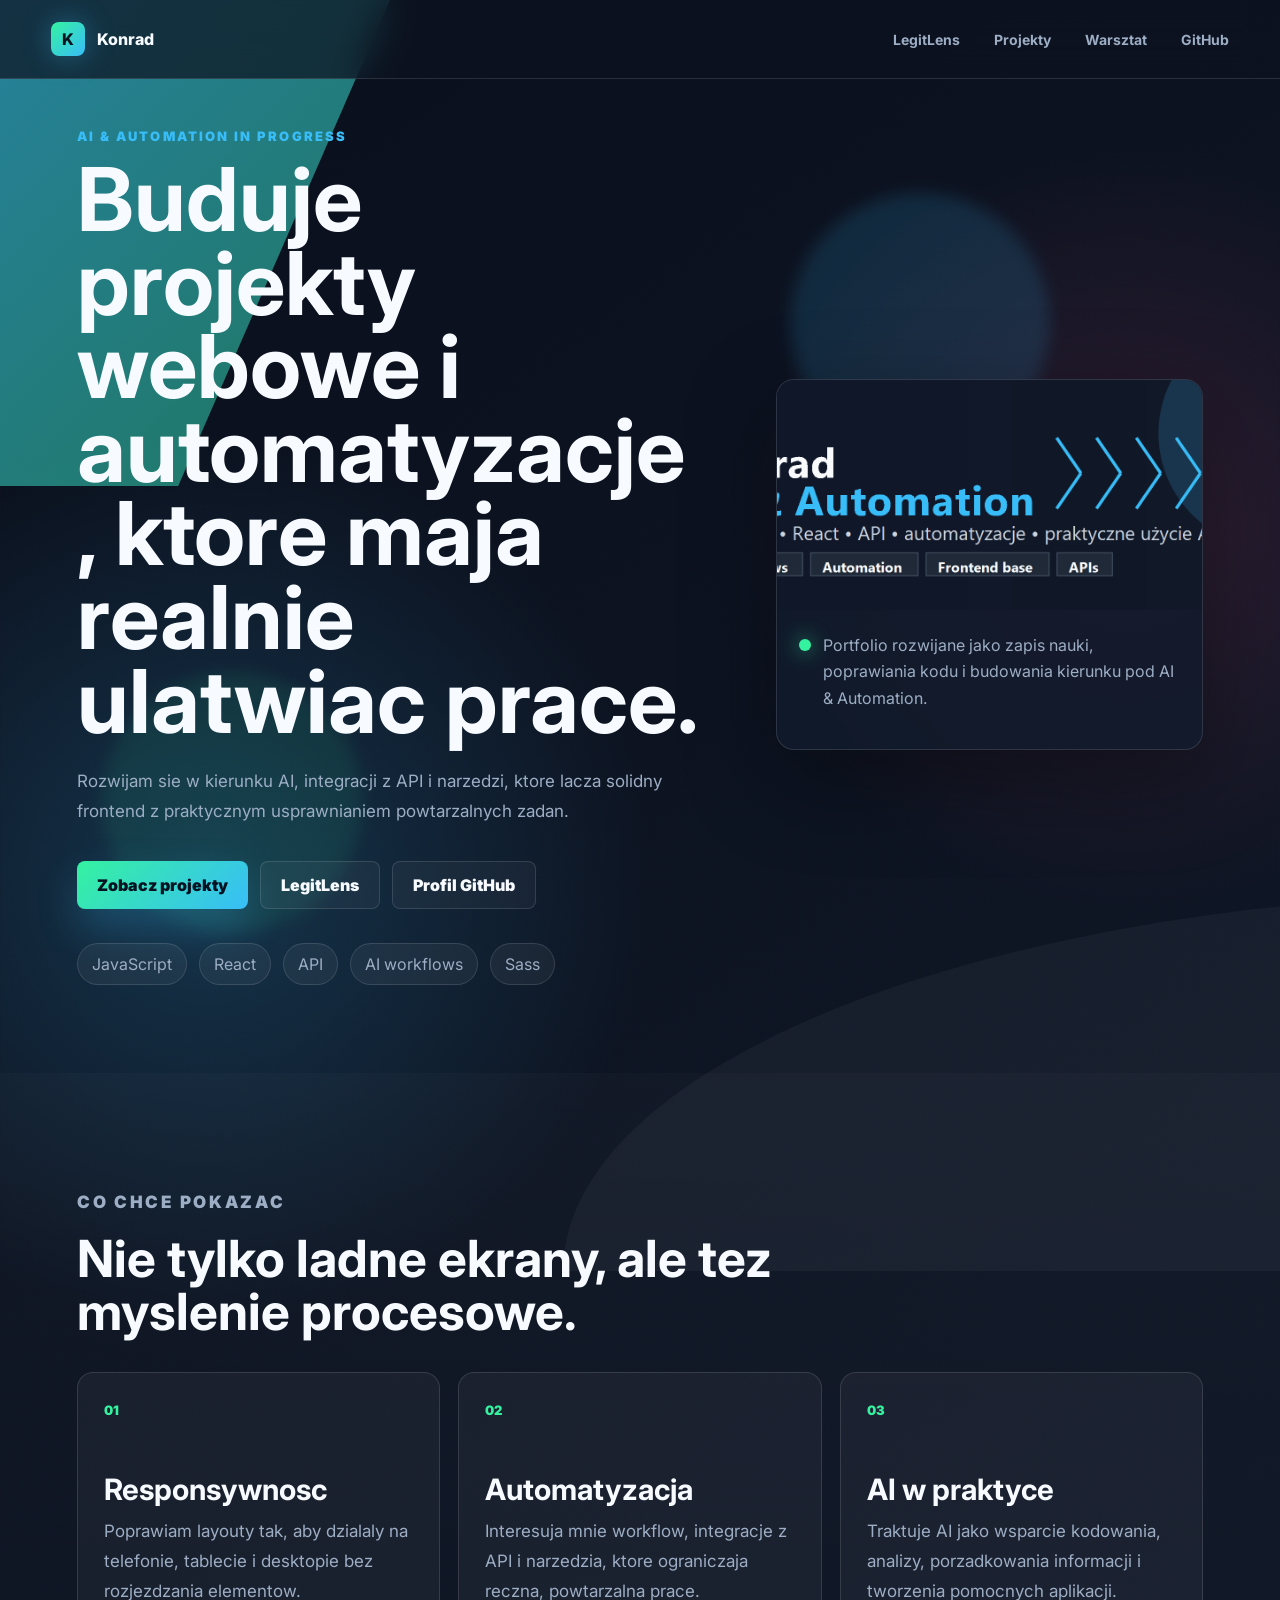
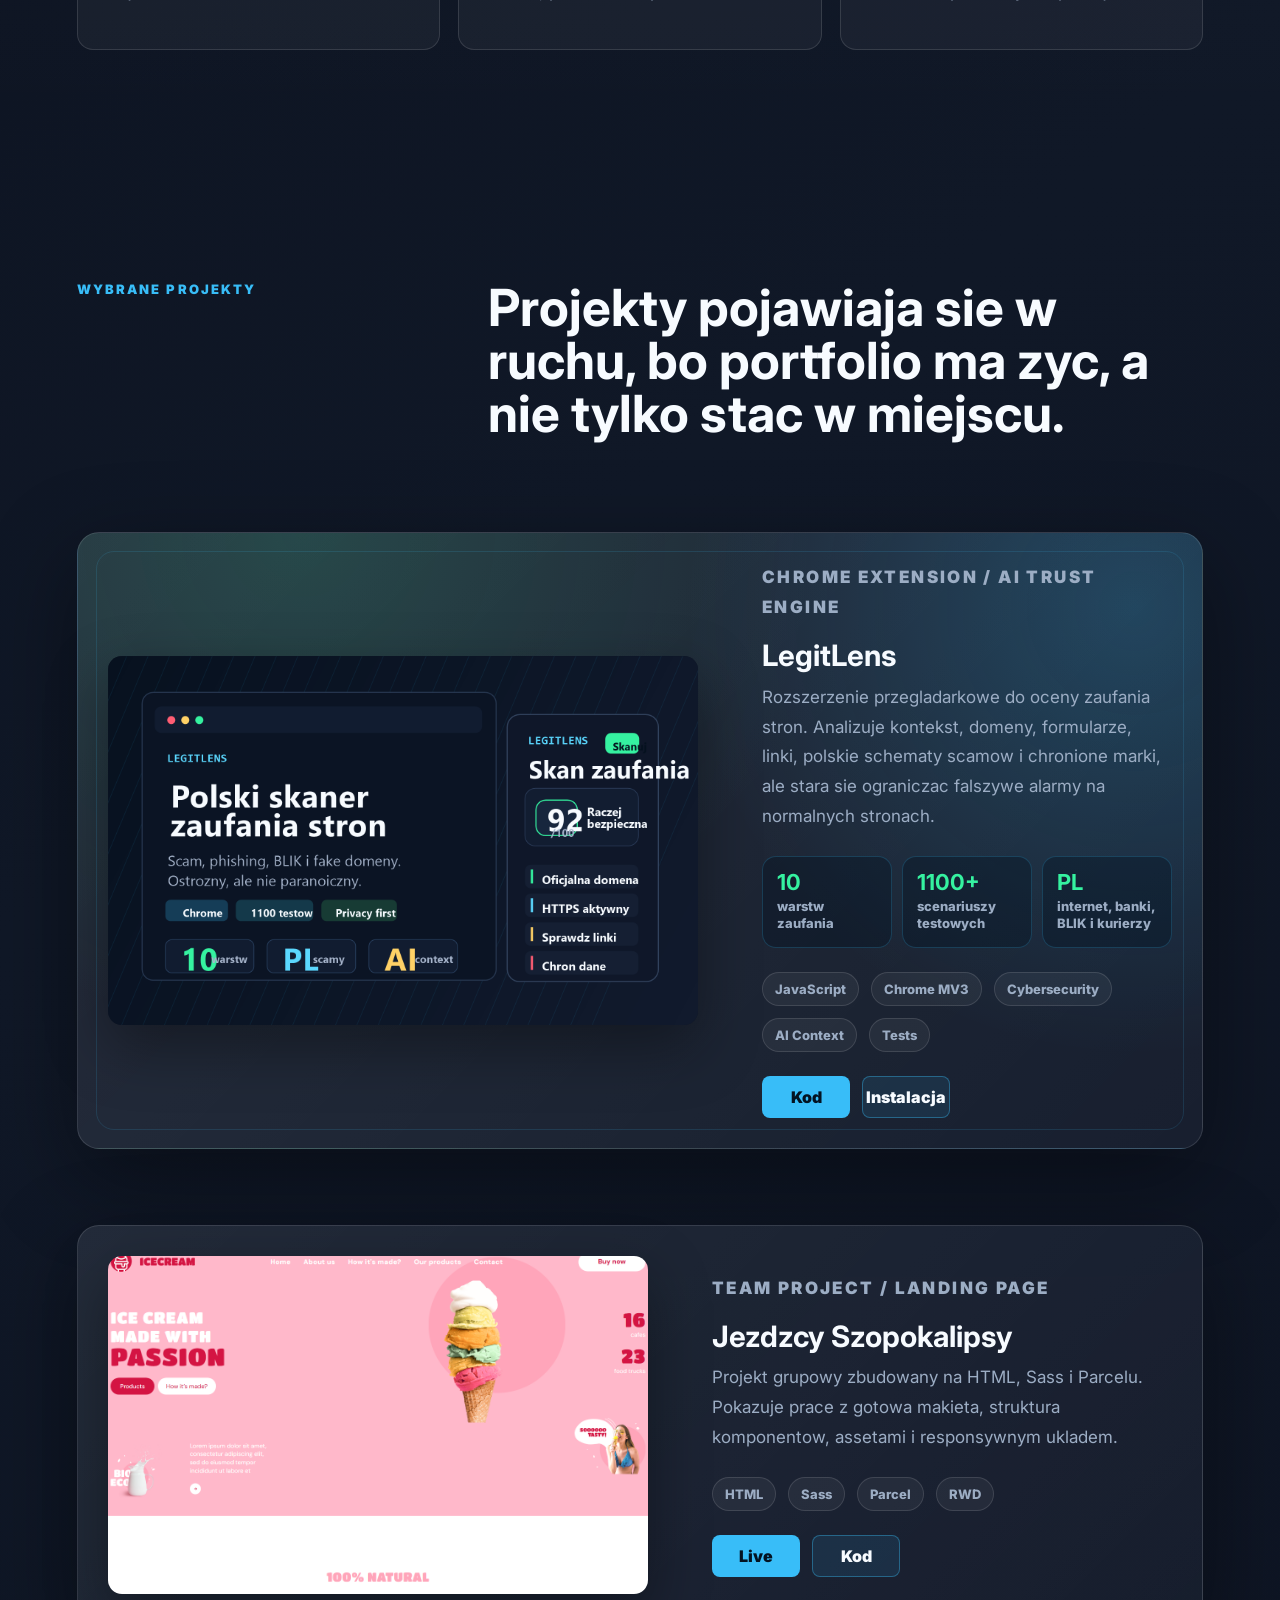
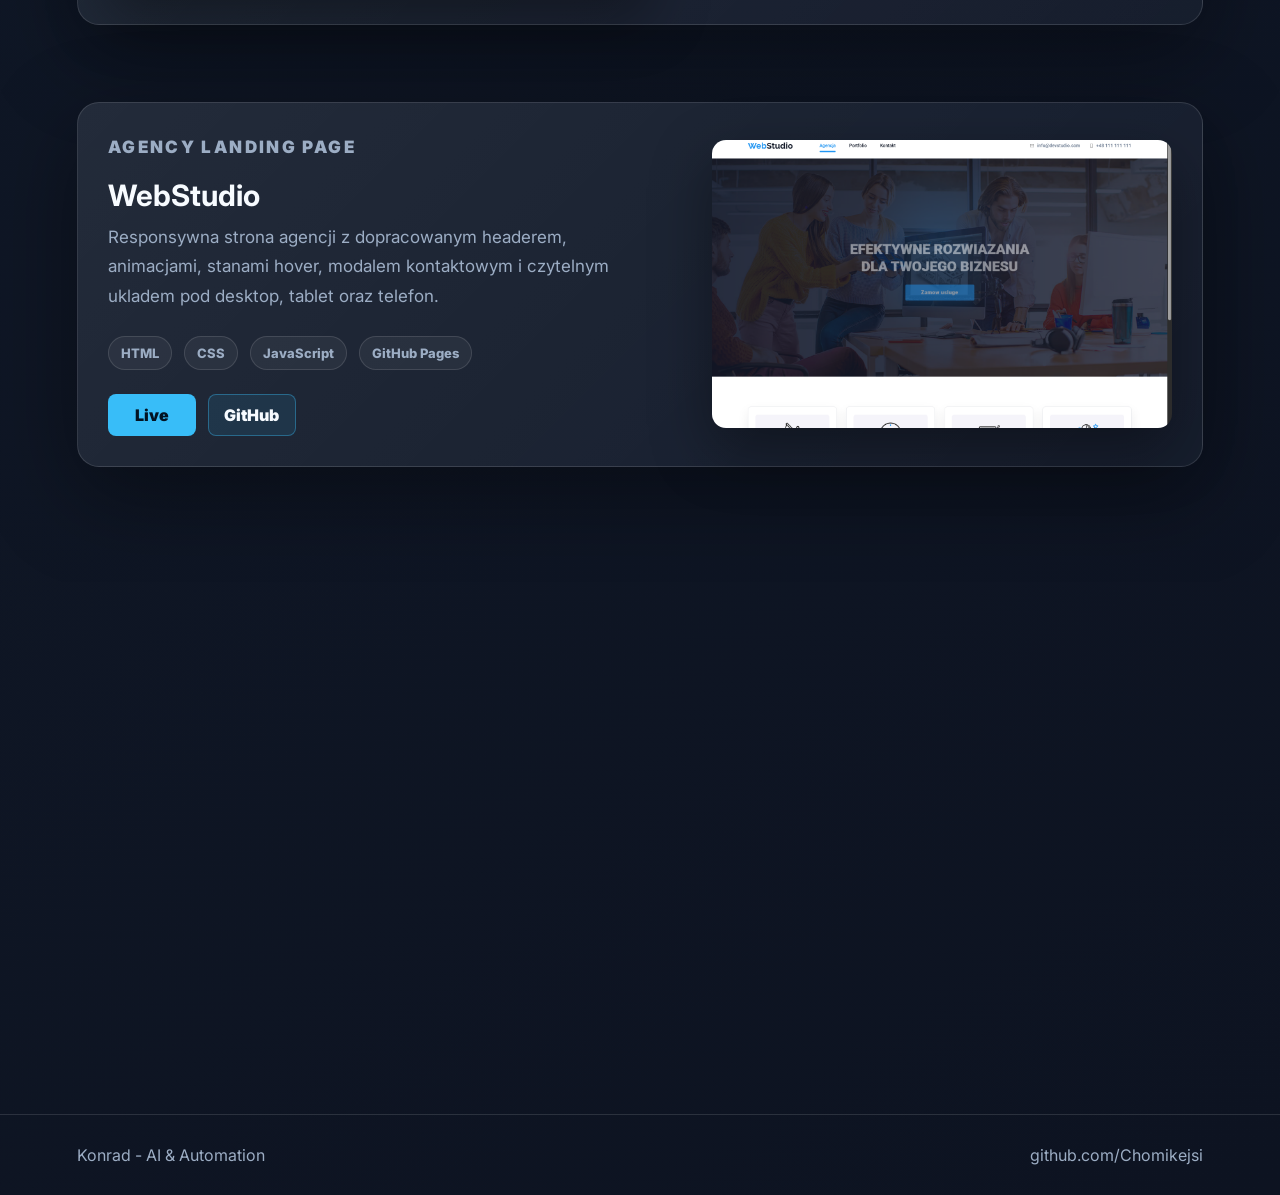
<file: index.html>
<!DOCTYPE html>
<html lang="pl">
  <head>
    <meta charset="UTF-8" />
    <meta name="viewport" content="width=device-width, initial-scale=1.0" />
    <meta
      name="description"
      content="Portfolio Konrada: AI & Automation, frontend, automatyzacje, projekty webowe i praktyczne narzedzia."
    />
    <title>Konrad | AI & Automation Portfolio</title>
    <link rel="preconnect" href="https://fonts.googleapis.com" />
    <link rel="preconnect" href="https://fonts.gstatic.com" crossorigin />
    <link
      href="https://fonts.googleapis.com/css2?family=Inter:wght@400;500;600;700;800;900&display=swap"
      rel="stylesheet"
    />
    <link rel="stylesheet" href="./styles.css" />
  </head>
  <body>
    <header class="site-header">
      <a class="brand" href="#top" aria-label="Powrot na poczatek">
        <span class="brand__mark">K</span>
        <span>Konrad</span>
      </a>
      <nav class="nav" aria-label="Glowna nawigacja">
        <a href="#legitlens">LegitLens</a>
        <a href="#projekty">Projekty</a>
        <a href="#warsztat">Warsztat</a>
        <a href="https://github.com/Chomikejsi" target="_blank" rel="noreferrer">GitHub</a>
      </nav>
    </header>

    <main id="top">
      <section class="hero">
        <div class="hero__glow hero__glow--one"></div>
        <div class="hero__glow hero__glow--two"></div>

        <div class="hero__content reveal">
          <p class="eyebrow">AI & Automation in progress</p>
          <h1>Buduje projekty webowe i automatyzacje, ktore maja realnie ulatwiac prace.</h1>
          <p class="hero__lead">
            Rozwijam sie w kierunku AI, integracji z API i narzedzi, ktore lacza solidny frontend
            z praktycznym usprawnianiem powtarzalnych zadan.
          </p>

          <div class="hero__actions">
            <a class="button button--primary" href="#projekty">Zobacz projekty</a>
            <a class="button button--ghost" href="#legitlens">LegitLens</a>
            <a class="button button--ghost" href="https://github.com/Chomikejsi" target="_blank" rel="noreferrer">
              Profil GitHub
            </a>
          </div>

          <ul class="stack-list" aria-label="Glowne technologie">
            <li>JavaScript</li>
            <li>React</li>
            <li>API</li>
            <li>AI workflows</li>
            <li>Sass</li>
          </ul>
        </div>

        <aside class="hero-card reveal" aria-label="Podsumowanie profilu">
          <img src="./assets/profile-banner.png" alt="Konrad - AI & Automation" />
          <div class="hero-card__body">
            <span class="status-dot"></span>
            <p>Portfolio rozwijane jako zapis nauki, poprawiania kodu i budowania kierunku pod AI & Automation.</p>
          </div>
        </aside>
      </section>

      <section id="warsztat" class="section intro reveal">
        <p class="eyebrow">Co chce pokazac</p>
        <h2>Nie tylko ladne ekrany, ale tez myslenie procesowe.</h2>
        <div class="intro__grid">
          <article>
            <span>01</span>
            <h3>Responsywnosc</h3>
            <p>Poprawiam layouty tak, aby dzialaly na telefonie, tablecie i desktopie bez rozjezdzania elementow.</p>
          </article>
          <article>
            <span>02</span>
            <h3>Automatyzacja</h3>
            <p>Interesuja mnie workflow, integracje z API i narzedzia, ktore ograniczaja reczna, powtarzalna prace.</p>
          </article>
          <article>
            <span>03</span>
            <h3>AI w praktyce</h3>
            <p>Traktuje AI jako wsparcie kodowania, analizy, porzadkowania informacji i tworzenia pomocnych aplikacji.</p>
          </article>
        </div>
      </section>

      <section id="projekty" class="section projects">
        <div class="section__heading reveal">
          <p class="eyebrow">Wybrane projekty</p>
          <h2>Projekty pojawiaja sie w ruchu, bo portfolio ma zyc, a nie tylko stac w miejscu.</h2>
        </div>

        <div class="project-list">
          <article id="legitlens" class="project-card project-card--featured reveal">
            <a
              class="project-card__image project-card__image--product"
              href="https://github.com/Chomikejsi/legitlens-extension"
              target="_blank"
              rel="noreferrer"
              aria-label="Otworz repozytorium projektu LegitLens"
            >
              <img src="./assets/project-legitlens.png" alt="Podglad projektu LegitLens" />
            </a>
            <div class="project-card__content">
              <p class="project-card__kicker">Chrome extension / AI trust engine</p>
              <h3>LegitLens</h3>
              <p>
                Rozszerzenie przegladarkowe do oceny zaufania stron. Analizuje kontekst,
                domeny, formularze, linki, polskie schematy scamow i chronione marki,
                ale stara sie ograniczac falszywe alarmy na normalnych stronach.
              </p>

              <div class="project-stats" aria-label="Najwazniejsze cechy LegitLens">
                <span><strong>10</strong> warstw zaufania</span>
                <span><strong>1100+</strong> scenariuszy testowych</span>
                <span><strong>PL</strong> internet, banki, BLIK i kurierzy</span>
              </div>

              <div class="tags">
                <span>JavaScript</span>
                <span>Chrome MV3</span>
                <span>Cybersecurity</span>
                <span>AI Context</span>
                <span>Tests</span>
              </div>
              <div class="project-card__links">
                <a href="https://github.com/Chomikejsi/legitlens-extension" target="_blank" rel="noreferrer">Kod</a>
                <a href="https://github.com/Chomikejsi/legitlens-extension#instalacja-lokalna" target="_blank" rel="noreferrer">
                  Instalacja
                </a>
              </div>
            </div>
          </article>

          <article class="project-card reveal">
            <a
              class="project-card__image"
              href="https://wiecek-k.github.io/Jezdzcy-Szopokalipsy/"
              target="_blank"
              rel="noreferrer"
              aria-label="Otworz live projektu Jezdzcy Szopokalipsy"
            >
              <img src="./assets/project-szopokalipsy.png" alt="Podglad projektu Jezdzcy Szopokalipsy" />
            </a>
            <div class="project-card__content">
              <p class="project-card__kicker">Team project / landing page</p>
              <h3>Jezdzcy Szopokalipsy</h3>
              <p>
                Projekt grupowy zbudowany na HTML, Sass i Parcelu. Pokazuje prace z gotowa makieta,
                struktura komponentow, assetami i responsywnym ukladem.
              </p>
              <div class="tags">
                <span>HTML</span>
                <span>Sass</span>
                <span>Parcel</span>
                <span>RWD</span>
              </div>
              <div class="project-card__links">
                <a href="https://wiecek-k.github.io/Jezdzcy-Szopokalipsy/" target="_blank" rel="noreferrer">Live</a>
                <a href="https://github.com/Wiecek-K/Jezdzcy-Szopokalipsy" target="_blank" rel="noreferrer">Kod</a>
              </div>
            </div>
          </article>

          <article class="project-card project-card--reverse reveal">
            <a
              class="project-card__image"
              href="./webstudio.html"
              target="_blank"
              rel="noreferrer"
              aria-label="Otworz live projektu WebStudio"
            >
              <img src="./assets/project-webstudio.png" alt="Podglad projektu WebStudio" />
            </a>
            <div class="project-card__content">
              <p class="project-card__kicker">Agency landing page</p>
              <h3>WebStudio</h3>
              <p>
                Responsywna strona agencji z dopracowanym headerem, animacjami, stanami hover,
                modalem kontaktowym i czytelnym ukladem pod desktop, tablet oraz telefon.
              </p>
              <div class="tags">
                <span>HTML</span>
                <span>CSS</span>
                <span>JavaScript</span>
                <span>GitHub Pages</span>
              </div>
              <div class="project-card__links">
                <a href="./webstudio.html" target="_blank" rel="noreferrer">Live</a>
                <a href="https://github.com/Chomikejsi" target="_blank" rel="noreferrer">GitHub</a>
              </div>
            </div>
          </article>
        </div>
      </section>

      <section class="section closing reveal">
        <p class="eyebrow">Nastepny krok</p>
        <h2>Od projektow frontendowych do narzedzi AI, agentow i automatyzacji.</h2>
        <p>
          To portfolio bedzie roslo razem z kolejnymi projektami: od responsywnych stron, przez
          integracje API, az po praktyczne aplikacje wspierane przez AI.
        </p>
      </section>
    </main>

    <footer class="footer">
      <p>Konrad - AI & Automation</p>
      <a href="https://github.com/Chomikejsi" target="_blank" rel="noreferrer">github.com/Chomikejsi</a>
    </footer>

    <script src="./script.js"></script>
  </body>
</html>
</file>
<file: styles.css>
:root {
  --bg: #0d1321;
  --bg-soft: #121b2c;
  --panel: rgba(18, 27, 44, 0.82);
  --text: #f7fbff;
  --muted: #9cadc4;
  --line: rgba(255, 255, 255, 0.12);
  --blue: #38bdf8;
  --green: #35f2a0;
  --pink: #ff5c93;
  --yellow: #ffd166;
  --shadow: 0 28px 90px rgba(0, 0, 0, 0.38);
}

* {
  box-sizing: border-box;
}

html {
  scroll-behavior: smooth;
}

body {
  margin: 0;
  min-width: 320px;
  overflow-x: hidden;
  background:
    radial-gradient(circle at 16% 20%, rgba(56, 189, 248, 0.2), transparent 28rem),
    radial-gradient(circle at 88% 12%, rgba(255, 92, 147, 0.14), transparent 24rem),
    linear-gradient(145deg, #0a0f1c 0%, #101827 48%, #0d1321 100%);
  color: var(--text);
  font-family: "Inter", system-ui, -apple-system, BlinkMacSystemFont, "Segoe UI", sans-serif;
}

a {
  color: inherit;
  text-decoration: none;
}

img {
  display: block;
  max-width: 100%;
}

.site-header {
  position: fixed;
  top: 0;
  left: 0;
  z-index: 50;
  display: flex;
  align-items: center;
  justify-content: space-between;
  width: 100%;
  padding: 22px clamp(18px, 4vw, 64px);
  background: rgba(13, 19, 33, 0.72);
  border-bottom: 1px solid var(--line);
  backdrop-filter: blur(18px);
}

.brand,
.nav {
  display: flex;
  align-items: center;
}

.brand {
  gap: 12px;
  font-weight: 800;
  letter-spacing: 0;
}

.brand__mark {
  display: grid;
  place-items: center;
  width: 34px;
  height: 34px;
  color: #04111e;
  background: linear-gradient(135deg, var(--green), var(--blue));
  border-radius: 8px;
  box-shadow: 0 0 28px rgba(56, 189, 248, 0.35);
}

.nav {
  gap: clamp(14px, 3vw, 34px);
  color: var(--muted);
  font-size: 14px;
  font-weight: 700;
}

.nav a {
  transition: color 180ms ease, transform 180ms ease;
}

.nav a:hover,
.nav a:focus {
  color: var(--text);
  transform: translateY(-1px);
}

.hero {
  position: relative;
  display: grid;
  grid-template-columns: minmax(0, 1.05fr) minmax(320px, 0.72fr);
  gap: clamp(28px, 6vw, 80px);
  align-items: center;
  min-height: 100svh;
  padding: 128px clamp(18px, 6vw, 96px) 72px;
}

.hero::before {
  content: "";
  position: absolute;
  left: -12vw;
  top: -18vh;
  width: 48vw;
  height: 72vh;
  background: linear-gradient(135deg, rgba(56, 189, 248, 0.95), rgba(53, 242, 160, 0.62));
  clip-path: polygon(0 0, 100% 0, 54% 100%, 0 100%);
  opacity: 0.72;
}

.hero::after {
  content: "";
  position: absolute;
  right: -20vw;
  bottom: -22vh;
  width: 76vw;
  height: 42vh;
  background: rgba(255, 255, 255, 0.04);
  border-radius: 100% 0 0 0;
}

.hero__glow {
  position: absolute;
  width: 260px;
  height: 260px;
  border-radius: 50%;
  filter: blur(8px);
  opacity: 0.42;
  animation: floatGlow 9s ease-in-out infinite;
}

.hero__glow--one {
  right: 18%;
  top: 18%;
  background: rgba(56, 189, 248, 0.34);
}

.hero__glow--two {
  left: 8%;
  bottom: 13%;
  background: rgba(53, 242, 160, 0.2);
  animation-delay: -3s;
}

.hero__content,
.hero-card,
.section,
.footer {
  position: relative;
  z-index: 1;
}

.hero .reveal {
  opacity: 1;
  transform: none;
}

.eyebrow {
  margin: 0 0 14px;
  color: var(--blue);
  font-size: 13px;
  font-weight: 900;
  letter-spacing: 0.16em;
  text-transform: uppercase;
}

h1,
h2,
h3,
p {
  margin-top: 0;
}

h1 {
  max-width: 860px;
  margin-bottom: 24px;
  font-size: clamp(42px, 7vw, 88px);
  line-height: 0.95;
  letter-spacing: 0;
  overflow-wrap: break-word;
}

h2 {
  max-width: 860px;
  margin-bottom: 22px;
  font-size: clamp(30px, 4vw, 58px);
  line-height: 1.04;
  letter-spacing: 0;
}

h3 {
  margin-bottom: 12px;
  font-size: clamp(22px, 2.3vw, 34px);
  line-height: 1.05;
}

.hero__lead,
.closing p,
.project-card p,
.intro p {
  color: var(--muted);
  font-size: 17px;
  line-height: 1.75;
}

.hero__lead {
  max-width: 720px;
}

.hero__actions,
.project-card__links,
.stack-list,
.tags {
  display: flex;
  flex-wrap: wrap;
  gap: 12px;
}

.hero__actions {
  margin: 34px 0;
}

.button {
  display: inline-flex;
  align-items: center;
  justify-content: center;
  min-height: 48px;
  padding: 0 20px;
  border-radius: 8px;
  font-weight: 900;
  transition: transform 180ms ease, box-shadow 180ms ease, border-color 180ms ease;
}

.button:hover,
.button:focus,
.project-card__links a:hover,
.project-card__links a:focus {
  transform: translateY(-3px);
}

.button--primary {
  color: #031322;
  background: linear-gradient(135deg, var(--green), var(--blue));
  box-shadow: 0 18px 40px rgba(56, 189, 248, 0.24);
}

.button--ghost {
  border: 1px solid var(--line);
  color: var(--text);
  background: rgba(255, 255, 255, 0.04);
}

.stack-list,
.tags {
  padding: 0;
  list-style: none;
}

.stack-list li,
.tags span {
  border: 1px solid var(--line);
  border-radius: 999px;
  color: var(--muted);
  background: rgba(255, 255, 255, 0.05);
}

.stack-list li {
  padding: 10px 14px;
}

.hero-card {
  overflow: hidden;
  border: 1px solid var(--line);
  border-radius: 18px;
  background: var(--panel);
  box-shadow: var(--shadow);
  transform: rotate(1.25deg);
}

.hero-card img {
  width: 100%;
  min-height: 230px;
  object-fit: cover;
}

.hero-card__body {
  display: grid;
  grid-template-columns: 12px 1fr;
  gap: 12px;
  padding: 22px;
  color: var(--muted);
  line-height: 1.65;
}

.status-dot {
  width: 12px;
  height: 12px;
  margin-top: 7px;
  border-radius: 50%;
  background: var(--green);
  box-shadow: 0 0 20px rgba(53, 242, 160, 0.8);
}

.section {
  padding: clamp(72px, 9vw, 132px) clamp(18px, 6vw, 96px);
}

.intro {
  background: linear-gradient(180deg, rgba(255, 255, 255, 0.02), rgba(255, 255, 255, 0));
}

.intro__grid {
  display: grid;
  grid-template-columns: repeat(3, minmax(0, 1fr));
  gap: 18px;
  margin-top: 34px;
}

.intro__grid article {
  min-height: 250px;
  padding: 26px;
  border: 1px solid var(--line);
  border-radius: 16px;
  background: rgba(255, 255, 255, 0.045);
}

.intro__grid span {
  display: inline-flex;
  margin-bottom: 56px;
  color: var(--green);
  font-size: 13px;
  font-weight: 900;
}

.projects {
  overflow: hidden;
}

.section__heading {
  display: grid;
  grid-template-columns: 0.7fr 1.3fr;
  gap: 26px;
  align-items: start;
  margin-bottom: clamp(34px, 6vw, 70px);
}

.project-list {
  display: grid;
  gap: clamp(34px, 6vw, 82px);
}

.project-card {
  display: grid;
  grid-template-columns: minmax(0, 1.08fr) minmax(320px, 0.92fr);
  gap: clamp(24px, 5vw, 64px);
  align-items: center;
  padding: clamp(18px, 3vw, 30px);
  border: 1px solid var(--line);
  border-radius: 22px;
  background:
    linear-gradient(135deg, rgba(255, 255, 255, 0.08), rgba(255, 255, 255, 0.025)),
    rgba(18, 27, 44, 0.72);
  box-shadow: var(--shadow);
}

.project-card--featured {
  position: relative;
  grid-template-columns: minmax(0, 1.18fr) minmax(320px, 0.82fr);
  background:
    radial-gradient(circle at 20% 0%, rgba(53, 242, 160, 0.14), transparent 32rem),
    radial-gradient(circle at 94% 12%, rgba(56, 189, 248, 0.22), transparent 28rem),
    linear-gradient(135deg, rgba(255, 255, 255, 0.09), rgba(255, 255, 255, 0.026)),
    rgba(18, 27, 44, 0.84);
}

.project-card--featured::before {
  content: "";
  position: absolute;
  inset: 18px;
  pointer-events: none;
  border: 1px solid rgba(56, 189, 248, 0.14);
  border-radius: 18px;
}

.project-card--reverse .project-card__image {
  order: 2;
}

.project-card__image {
  display: block;
  overflow: hidden;
  border-radius: 14px;
  background: #111827;
  box-shadow: 0 22px 60px rgba(0, 0, 0, 0.36);
  transition: transform 240ms ease, box-shadow 240ms ease, outline-color 240ms ease;
  outline: 1px solid transparent;
  outline-offset: 0;
}

.project-card__image img {
  width: 100%;
  aspect-ratio: 16 / 10;
  object-fit: cover;
  transition: transform 500ms ease, filter 500ms ease;
}

.project-card__image--product img {
  object-position: center;
}

.project-card:hover .project-card__image,
.project-card__image:hover,
.project-card__image:focus {
  transform: translateY(-8px);
  box-shadow: 0 34px 82px rgba(56, 189, 248, 0.2);
  outline-color: rgba(56, 189, 248, 0.46);
}

.project-card:hover img,
.project-card__image:hover img,
.project-card__image:focus img {
  transform: scale(1.035);
  filter: saturate(1.12);
}

.project-card__kicker {
  color: var(--pink);
  font-size: 12px;
  font-weight: 900;
  letter-spacing: 0.14em;
  text-transform: uppercase;
}

.project-stats {
  display: grid;
  grid-template-columns: repeat(3, minmax(0, 1fr));
  gap: 10px;
  margin: 24px 0 6px;
}

.project-stats span {
  min-height: 78px;
  padding: 14px;
  border: 1px solid rgba(56, 189, 248, 0.2);
  border-radius: 14px;
  color: var(--muted);
  background: rgba(3, 19, 34, 0.38);
  font-size: 13px;
  font-weight: 800;
  line-height: 1.35;
}

.project-stats strong {
  display: block;
  margin-bottom: 5px;
  color: var(--green);
  font-size: 22px;
  line-height: 1;
}

.tags {
  margin: 24px 0;
}

.tags span {
  padding: 8px 12px;
  font-size: 13px;
  font-weight: 800;
}

.project-card__links a {
  display: inline-flex;
  align-items: center;
  justify-content: center;
  min-width: 88px;
  min-height: 42px;
  border: 1px solid rgba(56, 189, 248, 0.38);
  border-radius: 8px;
  color: var(--text);
  font-weight: 900;
  background: rgba(56, 189, 248, 0.1);
  transition: transform 180ms ease, background-color 180ms ease;
}

.project-card__links a:first-child {
  color: #031322;
  background: var(--blue);
}

.project-card__links a:first-child:hover,
.project-card__links a:first-child:focus {
  transform: translateY(-7px) scale(1.04);
  box-shadow: 0 18px 40px rgba(56, 189, 248, 0.34);
}

.closing {
  max-width: 980px;
}

.footer {
  display: flex;
  align-items: center;
  justify-content: space-between;
  gap: 16px;
  padding: 30px clamp(18px, 6vw, 96px);
  border-top: 1px solid var(--line);
  color: var(--muted);
}

.footer p {
  margin: 0;
}

.reveal {
  opacity: 0;
  transform: translateY(34px);
  transition: opacity 700ms ease, transform 700ms ease;
}

.reveal.is-visible {
  opacity: 1;
  transform: translateY(0);
}

@keyframes floatGlow {
  0%,
  100% {
    transform: translate3d(0, 0, 0) scale(1);
  }

  50% {
    transform: translate3d(18px, -18px, 0) scale(1.08);
  }
}

@media (max-width: 920px) {
  .site-header {
    position: absolute;
  }

  .hero,
  .project-card,
  .project-card--featured,
  .section__heading,
  .intro__grid {
    grid-template-columns: 1fr;
  }

  .hero {
    padding-top: 112px;
  }

  .hero-card {
    transform: none;
  }

  .project-card--reverse .project-card__image {
    order: 0;
  }

  .project-stats {
    grid-template-columns: 1fr;
  }
}

@media (max-width: 640px) {
  .site-header {
    align-items: flex-start;
    flex-direction: column;
    gap: 16px;
  }

  .nav {
    width: 100%;
    justify-content: flex-start;
    gap: 10px;
    font-size: 13px;
  }

  .nav a {
    padding-right: 18px;
  }

  .nav a:last-child {
    display: none;
  }

  .hero {
    min-height: auto;
    padding-top: 150px;
    overflow: hidden;
  }

  .hero::before {
    left: -42vw;
    width: 78vw;
    height: 44vh;
  }

  h1 {
    max-width: 340px;
    font-size: 36px;
    line-height: 1.04;
  }

  .hero__lead,
  .closing p,
  .project-card p,
  .intro p {
    font-size: 15px;
  }

  .hero__lead {
    max-width: 330px;
  }

  .project-card {
    padding: 14px;
  }

  .hero-card {
    display: none;
  }

  .stack-list {
    max-width: 330px;
  }

  .stack-list li {
    padding: 9px 12px;
    font-size: 14px;
  }

  .footer {
    align-items: flex-start;
    flex-direction: column;
  }
}

@media (prefers-reduced-motion: reduce) {
  *,
  *::before,
  *::after {
    scroll-behavior: auto !important;
    animation-duration: 1ms !important;
    transition-duration: 1ms !important;
  }
}
</file>
